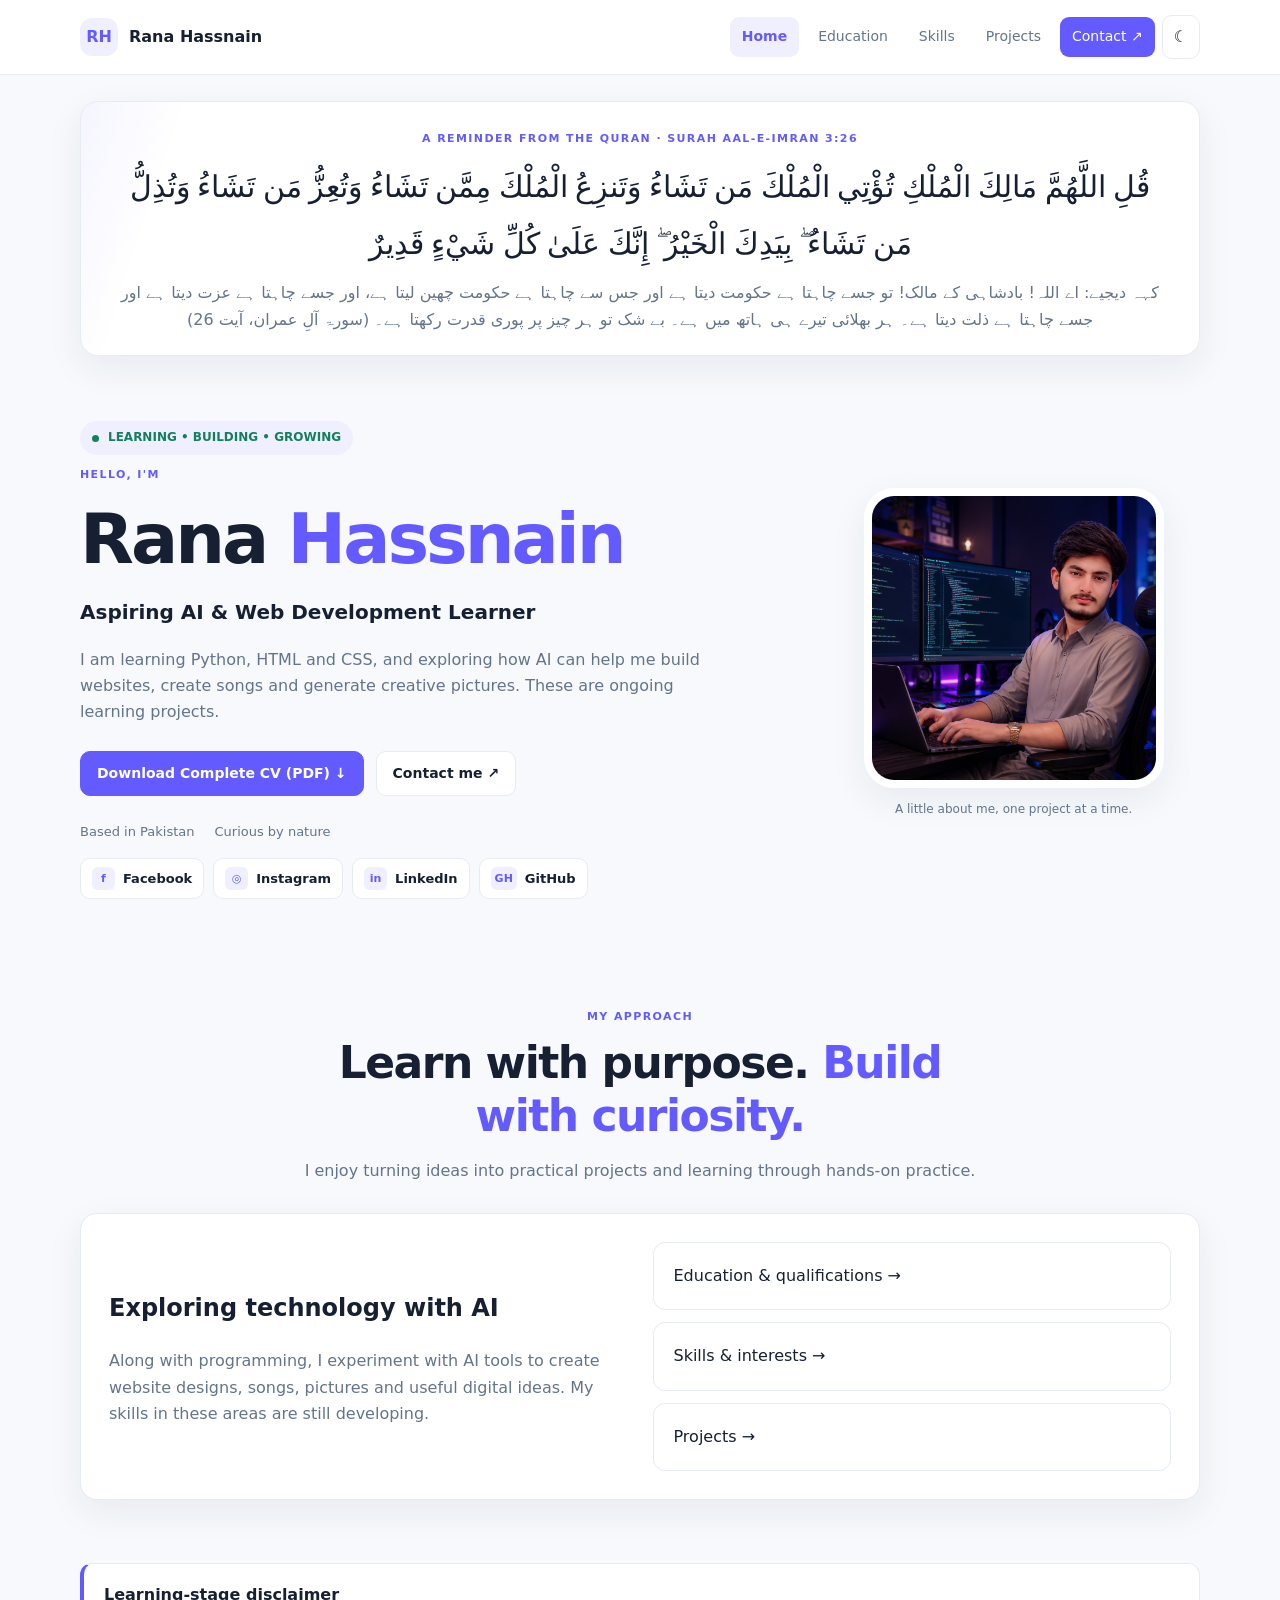
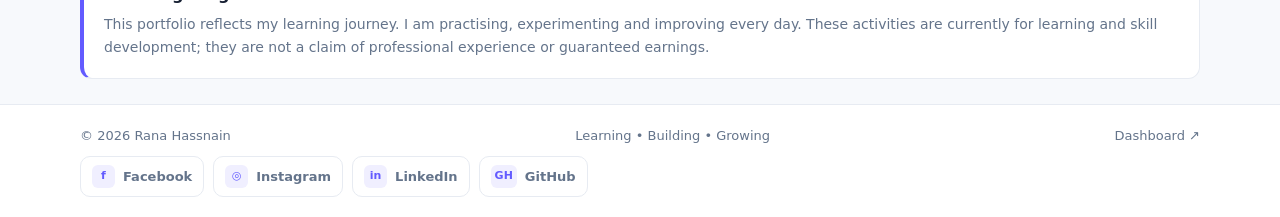
<file: index.html>
<!doctype html>
<html lang="en"><head><meta charset="UTF-8"><meta name="viewport" content="width=device-width,initial-scale=1"><meta name="theme-color" content="#ffffff"><meta name="description" content="Rana Hassnain — learning, building and growing."><title>Portfolio | Rana Hassnain</title><link rel="icon" href="profile.png"><link rel="stylesheet" href="style.css"><script defer src="script.js"></script></head>
<body><header class="site-header"><div class="header-inner"><a class="brand" href="index.html"><span class="brand-mark" id="brand-mark">RH</span><span id="brand-name">Rana Hassnain</span></a><button class="menu-toggle" aria-label="Toggle navigation" aria-expanded="false">☰</button><nav class="nav-links"><a href="index.html" data-nav="index.html">Home</a><a href="education.html" data-nav="education.html">Education</a><a href="skills.html" data-nav="skills.html">Skills</a><a href="projects.html" data-nav="projects.html">Projects</a><a href="contact.html" data-nav="contact.html" class="nav-cta">Contact ↗</a><button class="theme-toggle" type="button" aria-label="Toggle theme" id="theme-toggle">☾</button></nav></div></header>
<main class="wrap"><section class="quran-card"><span class="eyebrow">A REMINDER FROM THE QURAN · SURAH AAL-E-IMRAN 3:26</span><p class="arabic" id="verse-arabic" lang="ar" dir="rtl"></p><p class="translation" id="verse-translation" dir="rtl"></p></section>
<section class="hero"><div><span class="availability"><span class="pulse"></span><span id="hero-status">LEARNING • BUILDING • GROWING</span></span><p class="eyebrow">HELLO, I'M</p><h1 id="hero-name">Rana <span class="gradient-text">Hassnain</span></h1><h2 class="role-line" id="hero-role">Aspiring AI & Web Development Learner</h2><p class="hero-description" id="hero-bio"></p><div class="actions"><a class="btn btn-primary" id="cv-link" href="result.png" download="Rana-Hassnain-Complete-CV.pdf">Download Complete CV (PDF) ↓</a><a class="btn btn-secondary" href="contact.html">Contact me ↗</a></div><div class="hero-meta"><span id="hero-location">Based in Pakistan</span><span>Curious by nature</span></div><div class="social-links" id="social-links"></div></div><div class="hero-visual"><div class="profile-frame"><img id="profile-image" src="profile.png" alt="Profile photo of Rana Hassnain" onerror="this.style.display='none'"><span class="placeholder-initials" id="profile-initials">RH</span></div><p class="photo-note">A little about me, one project at a time.</p></div></section>
<section class="section"><div class="section-heading"><span class="eyebrow">MY APPROACH</span><h2>Learn with purpose. <span class="gradient-text">Build with curiosity.</span></h2><p id="approach-text">I enjoy turning ideas into practical projects and learning through hands-on practice.</p></div><div class="intro-card"><div><h2 id="intro-title">Exploring technology with AI</h2><p id="intro-description">Along with programming, I experiment with AI tools to create website designs, songs, pictures and useful digital ideas. My skills in these areas are still developing.</p></div><div class="quick-grid" style="grid-template-columns:1fr"><a class="quick-card" href="education.html">Education & qualifications →</a><a class="quick-card" href="skills.html">Skills & interests →</a><a class="quick-card" href="projects.html">Projects →</a></div></div></section>
<section class="disclaimer"><strong>Learning-stage disclaimer</strong><p id="disclaimer-text">This portfolio reflects my learning journey. I am practising, experimenting and improving every day. These activities are currently for learning and skill development; they are not a claim of professional experience or guaranteed earnings.</p></section></main>
<footer class="site-footer"><div class="footer-inner"><span>© <span data-year></span> <span data-profile-name>Rana Hassnain</span></span><span>Learning • Building • Growing</span><a href="dashboard.html">Dashboard ↗</a></div><div class="footer-social" id="footer-social"></div></footer></body></html>
</file>
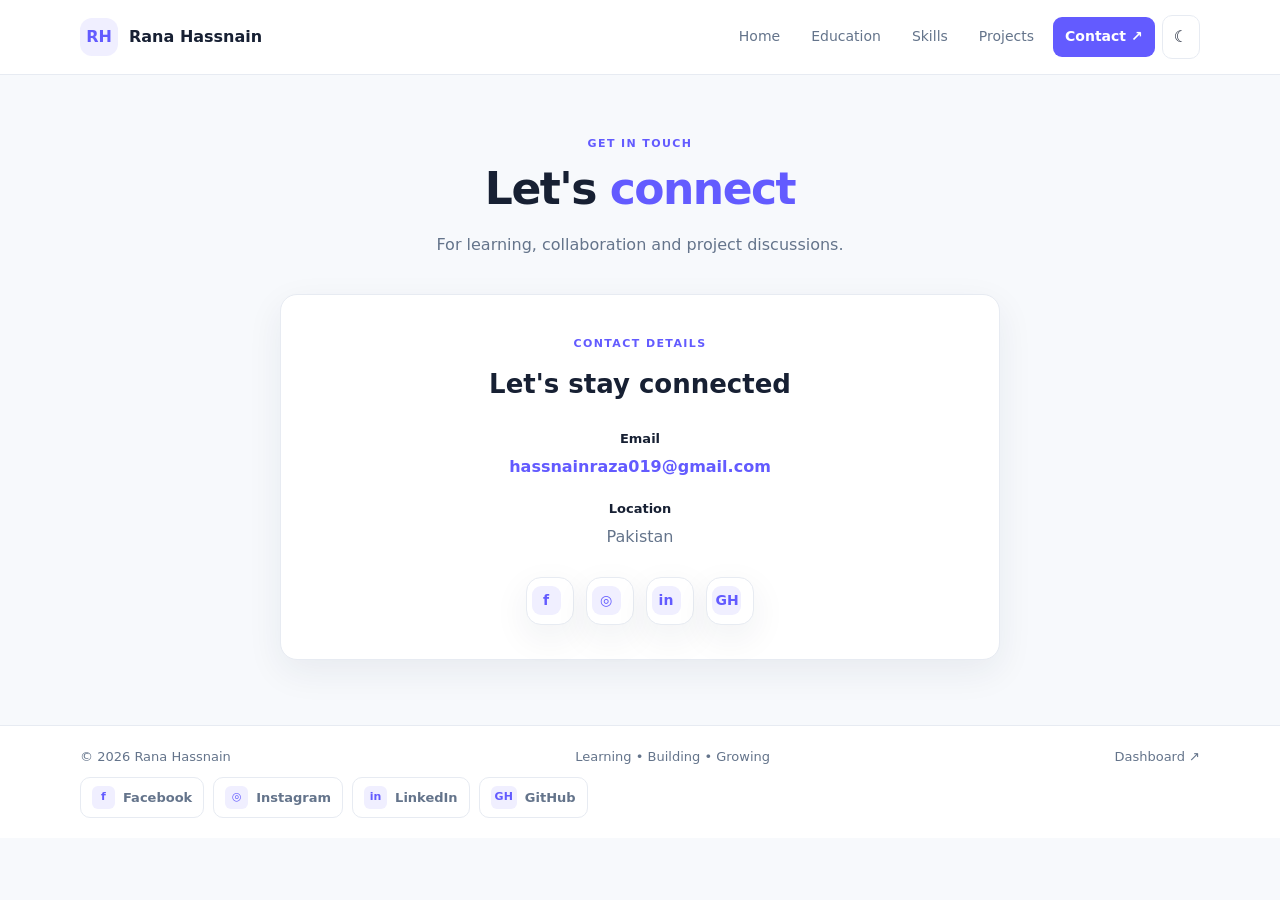
<file: contact.html>
<!doctype html><html lang="en"><head><meta charset="UTF-8"><meta name="viewport" content="width=device-width,initial-scale=1"><title>Contact | Rana Hassnain</title><link rel="icon" href="profile.png"><link rel="stylesheet" href="style.css"><script defer src="script.js"></script></head><body><header class="site-header"><div class="header-inner"><a class="brand" href="index.html"><span class="brand-mark" id="brand-mark">RH</span><span id="brand-name">Rana Hassnain</span></a><button class="menu-toggle" aria-label="Toggle navigation" aria-expanded="false">☰</button><nav class="nav-links"><a href="index.html" data-nav="index.html">Home</a><a href="education.html" data-nav="education.html">Education</a><a href="skills.html" data-nav="skills.html">Skills</a><a href="projects.html" data-nav="projects.html">Projects</a><a href="contact.html" data-nav="contact.html" class="nav-cta">Contact ↗</a><button class="theme-toggle" id="theme-toggle" type="button">☾</button></nav></div></header><main class="wrap page-main"><section class="page-heading"><span class="eyebrow">GET IN TOUCH</span><h1>Let's <span class="gradient-text">connect</span></h1><p>For learning, collaboration and project discussions.</p></section><section class="contact-grid contact-grid-single"><div class="contact-card contact-centered"><span class="eyebrow">CONTACT DETAILS</span><h2>Let's stay connected</h2><div class="contact-detail"><b>Email</b><a id="contact-email" href="mailto:hassnainraza019@gmail.com">hassnainraza019@gmail.com</a></div><div class="contact-detail"><b>Location</b><span id="contact-location">Pakistan</span></div><div class="social-links contact-social-icons" id="contact-social" aria-label="Social media links"></div></div></section></main><footer class="site-footer"><div class="footer-inner"><span>© <span data-year></span> <span data-profile-name>Rana Hassnain</span></span><span>Learning • Building • Growing</span><a href="dashboard.html">Dashboard ↗</a></div><div class="footer-social" id="footer-social"></div></footer></body></html>
</file>
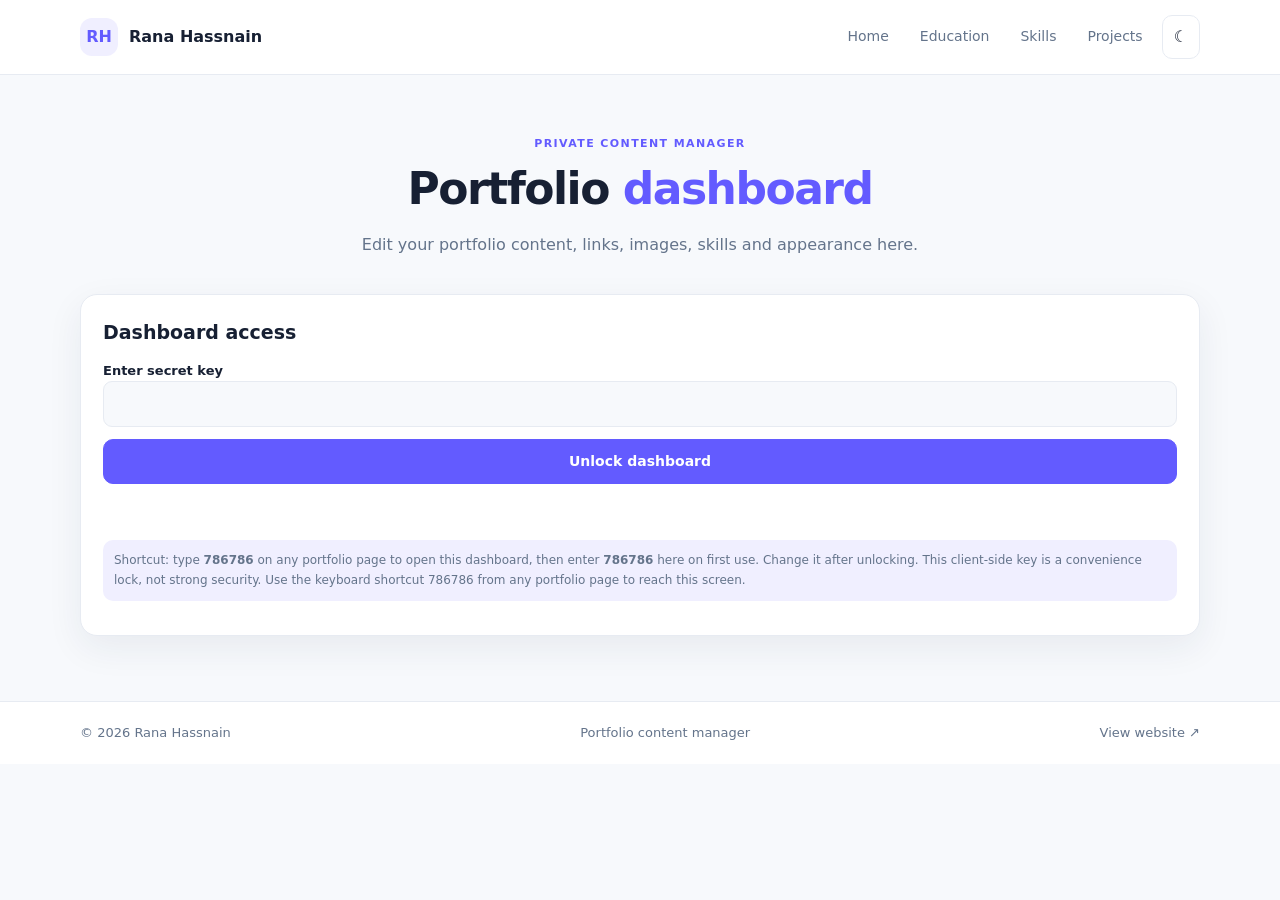
<file: dashboard.html>
<!doctype html><html lang="en"><head><meta charset="UTF-8"><meta name="viewport" content="width=device-width,initial-scale=1"><title>Dashboard | Rana Hassnain</title><link rel="icon" href="profile.png"><link rel="stylesheet" href="style.css"><script defer src="script.js"></script></head><body><header class="site-header"><div class="header-inner"><a class="brand" href="index.html"><span class="brand-mark" id="brand-mark">RH</span><span id="brand-name">Rana Hassnain</span></a><button class="menu-toggle" aria-label="Toggle navigation" aria-expanded="false">☰</button><nav class="nav-links"><a href="index.html">Home</a><a href="education.html">Education</a><a href="skills.html">Skills</a><a href="projects.html">Projects</a><button class="theme-toggle" id="theme-toggle" type="button">☾</button></nav></div></header><main class="wrap page-main"><section class="page-heading"><span class="eyebrow">PRIVATE CONTENT MANAGER</span><h1>Portfolio <span class="gradient-text">dashboard</span></h1><p>Edit your portfolio content, links, images, skills and appearance here.</p></section><section class="panel login-panel" id="login-panel"><h2>Dashboard access</h2><form id="pin-form" class="stack"><label>Enter secret key<input type="password" id="pin-input" required autocomplete="current-password"></label><button class="btn btn-primary">Unlock dashboard</button><p id="pin-error" class="danger" aria-live="polite"></p></form><p class="hint">Shortcut: type <b>786786</b> on any portfolio page to open this dashboard, then enter <b>786786</b> here on first use. Change it after unlocking. This client-side key is a convenience lock, not strong security. Use the keyboard shortcut 786786 from any portfolio page to reach this screen.</p></section>
<div id="dashboard-content" hidden><div class="dashboard">
<section class="panel"><h2>Profile & homepage</h2><form id="profile-form" class="stack"><label>Full name<input name="name" required></label><label>Professional title<input name="role"></label><label>Short introduction<textarea name="bio" rows="4"></textarea></label><label>Email<input name="email" type="email"></label><label>Location<input name="location"></label><label>Availability / status line<input name="status"></label><label>Profile photo upload (choose an image here; for a permanent folder image also save it as profile.png)<input name="photo" type="file" accept="image/*"></label><button class="btn btn-primary">Save profile</button></form></section>
<section class="panel"><h2>Homepage text & disclaimer</h2><form id="content-form" class="stack"><label>Approach heading<input name="introTitle"></label><label>Approach description<textarea name="introDescription" rows="3"></textarea></label><label>Approach short line<textarea name="approach" rows="2"></textarea></label><label>Learning disclaimer (English)<textarea name="disclaimer" rows="4"></textarea></label><button class="btn btn-primary">Save homepage content</button></form></section>
<section class="panel"><h2>Quran ayat & translation</h2><p class="hint">This is Surah Aal-e-Imran, Ayat 26 — not a Hadith. Verify religious text before changing it.</p><form id="verse-form" class="stack"><label>Arabic ayat<textarea name="arabic" rows="4" dir="rtl"></textarea></label><label>Urdu translation<textarea name="translation" rows="4" dir="rtl"></textarea></label><button class="btn btn-primary">Save ayat</button></form></section>
<section class="panel"><h2>Social media links</h2><p class="muted">Add, edit or remove as many social links as you need. Use full URLs, e.g. https://instagram.com/username.</p><form id="social-form" class="stack"><label>Platform name<input name="platform" placeholder="Facebook / Instagram / LinkedIn / GitHub" required></label><label>Profile URL<input name="url" type="url" placeholder="https://..." required></label><label>Icon label<input name="icon" placeholder="f / ◎ / in / GH"></label><button class="btn btn-primary">Add social link</button></form><div id="social-records" class="record-list"></div></section>
<section class="panel"><h2>Technical skills</h2><form id="skill-form" class="stack"><label>Skill name<input name="name" placeholder="Python / HTML / CSS" required></label><label>Learning status<input name="status" placeholder="Learning / Practising / Familiar" value="Learning"></label><label>Progress percentage (0–100)<input name="percent" type="number" min="0" max="100" value="0" required></label><button class="btn btn-primary">Add skill</button></form><div id="skill-records" class="record-list"></div></section>
<section class="panel"><h2>AI & creative interests</h2><form id="interest-form" class="stack"><label>Interest name<input name="name" placeholder="AI Website Creation" required></label><label>Icon / emoji<input name="icon" placeholder="🌐"></label><label>Status<input name="status" value="Learning"></label><button class="btn btn-primary">Add interest</button></form><div id="interest-records" class="record-list"></div></section>
<section class="panel"><h2>Education & results</h2><form id="education-form" class="stack"><label>Qualification / class<input name="level" placeholder="Matric / Class 10" required></label><label>Institute<input name="institute" required></label><label>Year / status<input name="year" placeholder="2026 / Completed"></label><label>Details<textarea name="details" rows="2"></textarea></label><label>Result / certificate file (optional)<input name="document" type="file" accept=".pdf,image/*"></label><button class="btn btn-primary">Add education record</button></form><div id="education-records" class="record-list"></div><p class="hint">Place your Matric result image in the website folder with the exact filename <b>result.png</b>. It will appear automatically on the Education page. The homepage Download CV button now creates a complete CV PDF.</p></section>
<section class="panel"><h2>Projects / AI experiments</h2><form id="project-form" class="stack"><label>Project title<input name="title" required></label><label>Description<textarea name="description" rows="3" required></textarea></label><label>Status<select name="status"><option>Learning</option><option>Ongoing</option><option>Completed</option></select></label><label>Project image<input name="image" type="file" accept="image/*"></label><label>Project link (optional)<input name="url" type="url" placeholder="https://..."></label><button class="btn btn-primary">Add project</button></form><div id="project-records" class="record-list"></div></section>
<section class="panel"><h2>Change dashboard secret key</h2><form id="password-form" class="stack"><label>Current key<input name="current" type="password" required></label><label>New key<input name="next" type="password" minlength="6" required></label><button class="btn btn-primary">Change secret key</button></form><p class="hint danger">Static-site warning: this key is checked in your browser and can be bypassed by someone with technical access. Do not store sensitive information here. Server-side authentication is required for real security.</p></section>
<section class="panel"><h2>Appearance</h2><p>Choose light or dark mode. Visitors can also use the theme button in the navigation.</p><button class="btn btn-secondary" id="dashboard-theme" type="button">Toggle light / dark mode</button></section>
<section class="panel full"><div class="record"><b>Dashboard session</b><button id="logout-btn" type="button" class="btn btn-secondary">Lock dashboard</button></div></section></div></div></main><footer class="site-footer"><div class="footer-inner"><span>© <span data-year></span> <span data-profile-name>Rana Hassnain</span></span><span>Portfolio content manager</span><a href="index.html">View website ↗</a></div></footer></body></html>
</file>
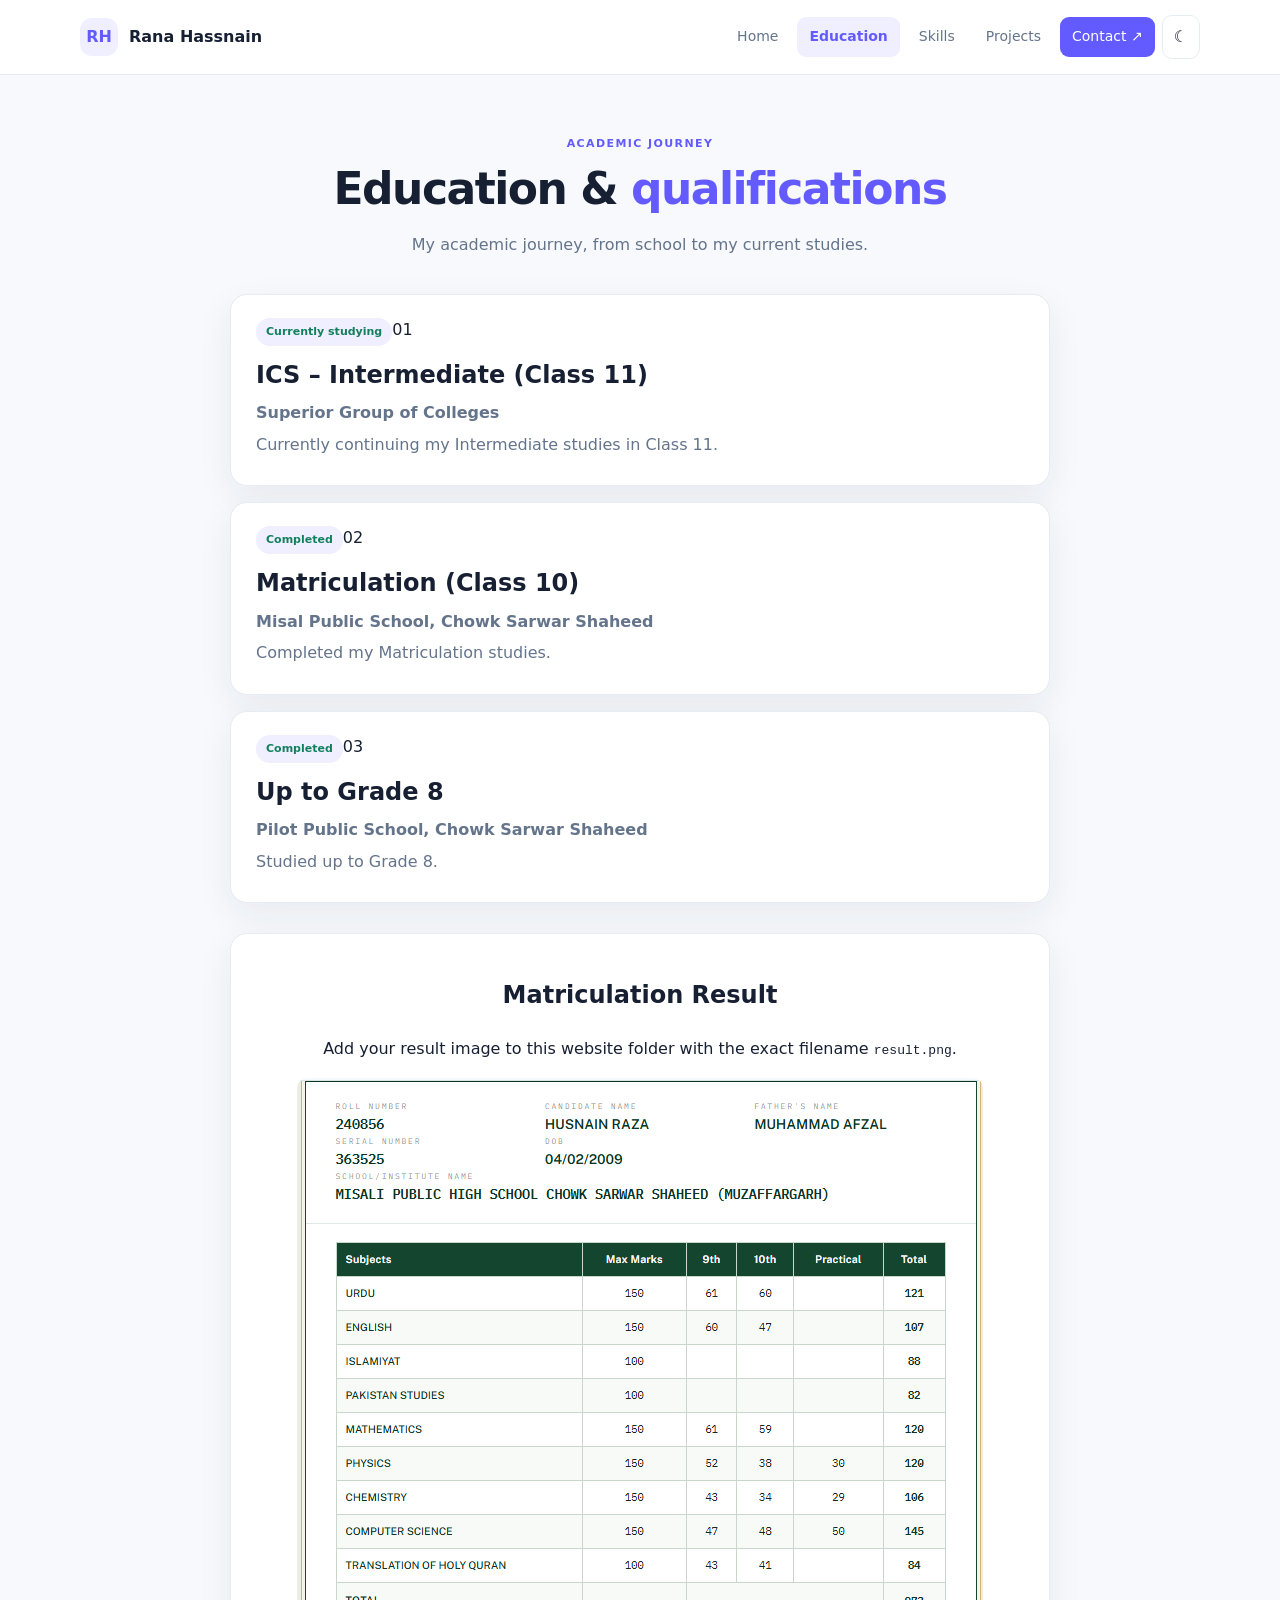
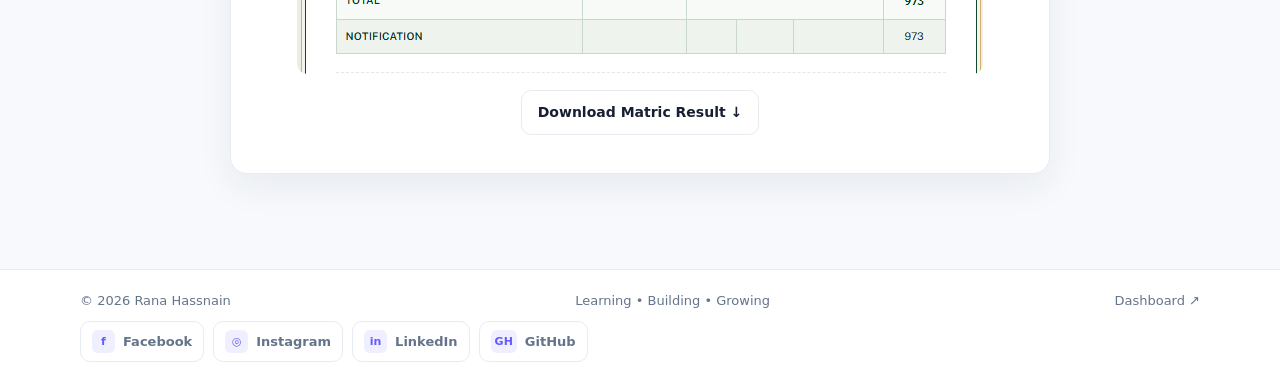
<file: education.html>
<!doctype html>
<html lang="en">
<head>
  <meta charset="UTF-8">
  <meta name="viewport" content="width=device-width, initial-scale=1">
  <title>Education | Rana Hassnain</title>
  <link rel="icon" href="profile.png">
  <link rel="stylesheet" href="style.css">
  <script defer src="script.js"></script>
</head>
<body>
  <header class="site-header">
    <div class="header-inner">
      <a class="brand" href="index.html"><span class="brand-mark" id="brand-mark">RH</span><span id="brand-name">Rana Hassnain</span></a>
      <button class="menu-toggle" aria-label="Toggle navigation" aria-expanded="false">☰</button>
      <nav class="nav-links">
        <a href="index.html" data-nav="index.html">Home</a>
        <a href="education.html" data-nav="education.html">Education</a>
        <a href="skills.html" data-nav="skills.html">Skills</a>
        <a href="projects.html" data-nav="projects.html">Projects</a>
        <a href="contact.html" data-nav="contact.html" class="nav-cta">Contact ↗</a>
        <button class="theme-toggle" id="theme-toggle" type="button">☾</button>
      </nav>
    </div>
  </header>

  <main class="wrap page-main">
    <section class="page-heading">
      <span class="eyebrow">ACADEMIC JOURNEY</span>
      <h1>Education &amp; <span class="gradient-text">qualifications</span></h1>
      <p>My academic journey, from school to my current studies.</p>
    </section>

    <section class="timeline" aria-label="Education history">
      <article class="timeline-card">
        <div class="timeline-top"><span class="status-tag">Currently studying</span><span class="muted">01</span></div>
        <h2>ICS – Intermediate (Class 11)</h2>
        <p><b>Superior Group of Colleges</b></p>
        <p>Currently continuing my Intermediate studies in Class 11.</p>
      </article>

      <article class="timeline-card">
        <div class="timeline-top"><span class="status-tag">Completed</span><span class="muted">02</span></div>
        <h2>Matriculation (Class 10)</h2>
        <p><b>Misal Public School, Chowk Sarwar Shaheed</b></p>
        <p>Completed my Matriculation studies.</p>
      </article>

      <article class="timeline-card">
        <div class="timeline-top"><span class="status-tag">Completed</span><span class="muted">03</span></div>
        <h2>Up to Grade 8</h2>
        <p><b>Pilot Public School, Chowk Sarwar Shaheed</b></p>
        <p>Studied up to Grade 8.</p>
      </article>
    </section>

    <section class="result-preview">
      <h2>Matriculation Result</h2>
      <p class="muted">Add your result image to this website folder with the exact filename <code>result.png</code>.</p>
      <a href="result.png" download="Rana-Hassnain-Matric-Result.png">
        <img src="result.png" alt="Rana Hassnain Matriculation result" onerror="this.closest('.result-preview').classList.add('no-result')">
      </a>
      <p><a class="btn btn-secondary" href="result.png" download="Rana-Hassnain-Matric-Result.png">Download Matric Result ↓</a></p>
    </section>
  </main>

  <footer class="site-footer">
    <div class="footer-inner">
      <span>© <span data-year></span> <span data-profile-name>Rana Hassnain</span></span>
      <span>Learning • Building • Growing</span>
      <a href="dashboard.html">Dashboard ↗</a>
    </div>
    <div class="footer-social" id="footer-social"></div>
  </footer>
</body>
</html>
</file>
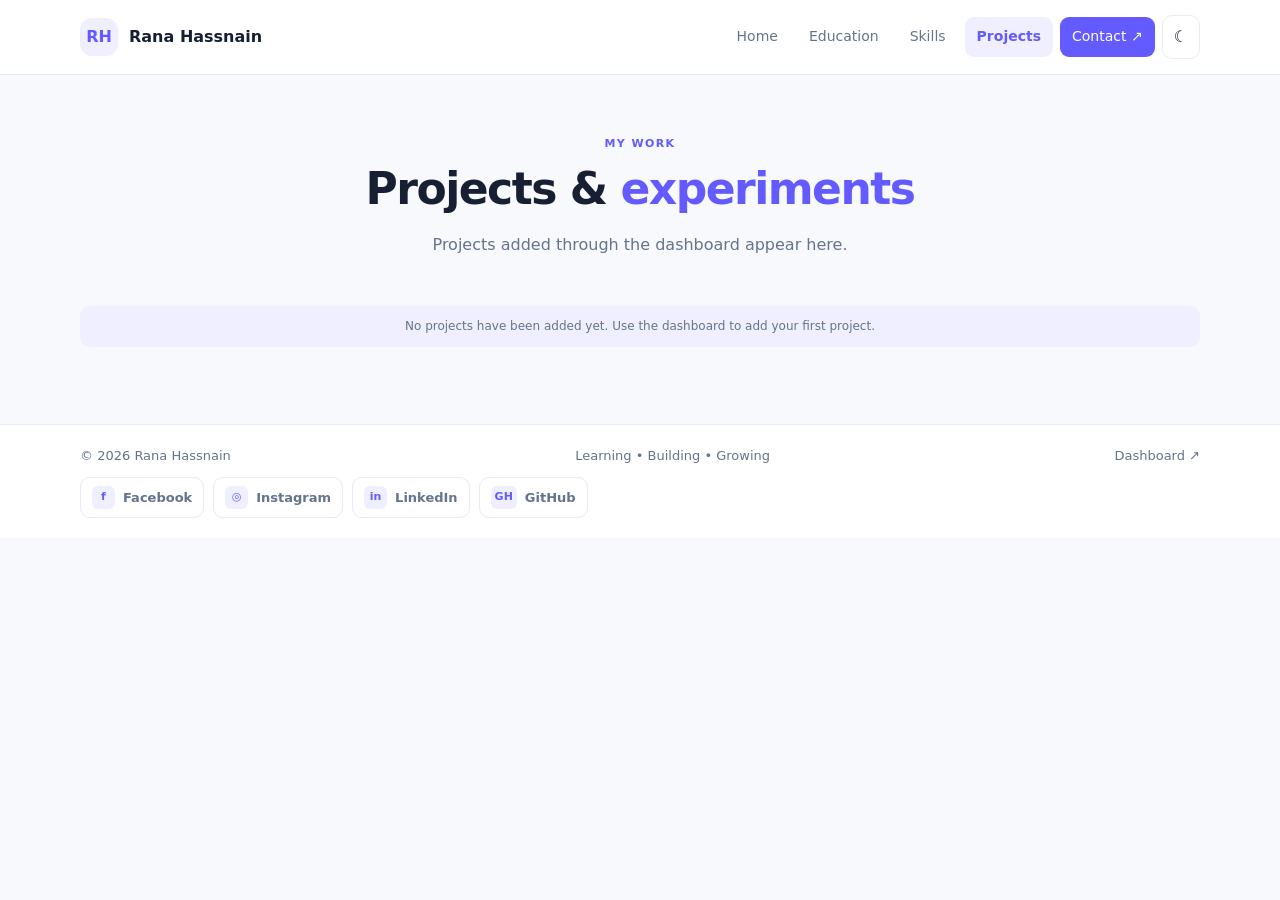
<file: projects.html>
<!doctype html><html lang="en"><head><meta charset="UTF-8"><meta name="viewport" content="width=device-width,initial-scale=1"><title>Projects | Rana Hassnain</title><link rel="icon" href="profile.png"><link rel="stylesheet" href="style.css"><script defer src="script.js"></script></head><body><header class="site-header"><div class="header-inner"><a class="brand" href="index.html"><span class="brand-mark" id="brand-mark">RH</span><span id="brand-name">Rana Hassnain</span></a><button class="menu-toggle" aria-label="Toggle navigation" aria-expanded="false">☰</button><nav class="nav-links"><a href="index.html" data-nav="index.html">Home</a><a href="education.html" data-nav="education.html">Education</a><a href="skills.html" data-nav="skills.html">Skills</a><a href="projects.html" data-nav="projects.html">Projects</a><a href="contact.html" data-nav="contact.html" class="nav-cta">Contact ↗</a><button class="theme-toggle" id="theme-toggle" type="button">☾</button></nav></div></header><main class="wrap page-main"><section class="page-heading"><span class="eyebrow">MY WORK</span><h1>Projects & <span class="gradient-text">experiments</span></h1><p>Projects added through the dashboard appear here.</p></section><section id="project-list" class="project-grid"></section><p id="no-projects" class="hint" style="text-align:center">No projects have been added yet. Use the dashboard to add your first project.</p></main><footer class="site-footer"><div class="footer-inner"><span>© <span data-year></span> <span data-profile-name>Rana Hassnain</span></span><span>Learning • Building • Growing</span><a href="dashboard.html">Dashboard ↗</a></div><div class="footer-social" id="footer-social"></div></footer></body></html>
</file>
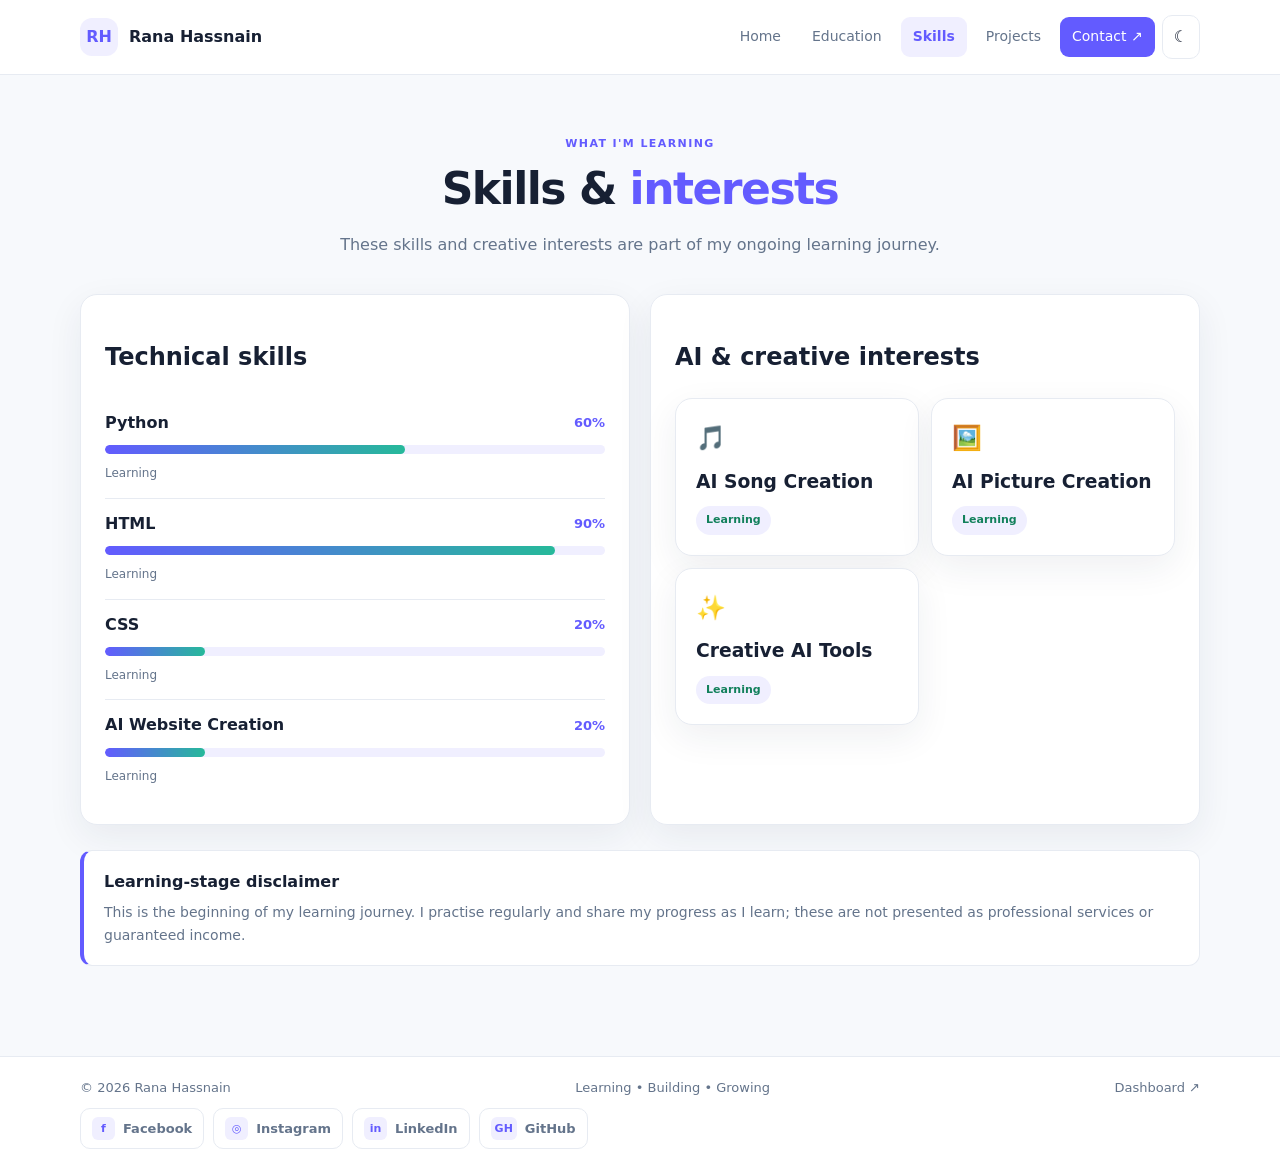
<file: skills.html>
<!doctype html><html lang="en"><head><meta charset="UTF-8"><meta name="viewport" content="width=device-width,initial-scale=1"><title>Skills | Rana Hassnain</title><link rel="icon" href="profile.png"><link rel="stylesheet" href="style.css"><script defer src="script.js"></script></head><body><header class="site-header"><div class="header-inner"><a class="brand" href="index.html"><span class="brand-mark" id="brand-mark">RH</span><span id="brand-name">Rana Hassnain</span></a><button class="menu-toggle" aria-label="Toggle navigation" aria-expanded="false">☰</button><nav class="nav-links"><a href="index.html" data-nav="index.html">Home</a><a href="education.html" data-nav="education.html">Education</a><a href="skills.html" data-nav="skills.html">Skills</a><a href="projects.html" data-nav="projects.html">Projects</a><a href="contact.html" data-nav="contact.html" class="nav-cta">Contact ↗</a><button class="theme-toggle" id="theme-toggle" type="button">☾</button></nav></div></header><main class="wrap page-main"><section class="page-heading"><span class="eyebrow">WHAT I'M LEARNING</span><h1>Skills & <span class="gradient-text">interests</span></h1><p>These skills and creative interests are part of my ongoing learning journey.</p></section><section class="skill-layout"><div class="skill-panel"><h2>Technical skills</h2><div id="skill-list"></div></div><div class="skill-panel"><h2>AI & creative interests</h2><div class="interest-grid" id="interest-list"></div></div></section><div class="disclaimer"><strong>Learning-stage disclaimer</strong><p>This is the beginning of my learning journey. I practise regularly and share my progress as I learn; these are not presented as professional services or guaranteed income.</p></div></main><footer class="site-footer"><div class="footer-inner"><span>© <span data-year></span> <span data-profile-name>Rana Hassnain</span></span><span>Learning • Building • Growing</span><a href="dashboard.html">Dashboard ↗</a></div><div class="footer-social" id="footer-social"></div></footer></body></html>
</file>
<file: style.css>
:root{color-scheme:light;--bg:#f7f9fc;--surface:#fff;--ink:#172033;--muted:#64748b;--line:#e7ebf2;--brand:#635bff;--soft:#f0efff;--green:#12805c;--shadow:0 12px 36px rgba(26,39,68,.07)}
:root[data-theme="dark"]{color-scheme:dark;--bg:#101522;--surface:#192235;--ink:#edf2ff;--muted:#a7b2c6;--line:#2a3650;--brand:#a49dff;--soft:#292747;--green:#62d6aa;--shadow:0 12px 36px rgba(0,0,0,.2)}
*{box-sizing:border-box}html{scroll-behavior:smooth;scroll-padding-top:100px}body{margin:0;background:var(--bg);color:var(--ink);font-family:Inter,ui-sans-serif,system-ui,-apple-system,"Segoe UI",sans-serif;line-height:1.65;transition:background .2s,color .2s}a{color:inherit;text-decoration:none}button,input,textarea,select{font:inherit}.wrap{width:min(1120px,calc(100% - 40px));margin:auto}.site-header{min-height:74px;position:sticky;top:0;z-index:20;background:color-mix(in srgb,var(--surface) 94%,transparent);backdrop-filter:blur(16px);border-bottom:1px solid var(--line)}.header-inner{min-height:74px;width:min(1120px,calc(100% - 40px));margin:auto;display:flex;align-items:center;justify-content:space-between;gap:12px}.brand{display:flex;align-items:center;gap:11px;font-weight:750}.brand-mark{width:38px;height:38px;display:grid;place-items:center;background:var(--soft);color:var(--brand);border-radius:12px}.nav-links{display:flex;align-items:center;gap:7px}.nav-links a{padding:8px 12px;color:var(--muted);font-size:14px;border-radius:9px}.nav-links a.active{color:var(--brand);background:var(--soft);font-weight:700}.nav-cta{background:var(--brand)!important;color:white!important}.menu-toggle,.theme-toggle{border:1px solid var(--line);background:var(--surface);color:var(--ink);border-radius:10px;padding:8px 11px;cursor:pointer}.menu-toggle{display:none}.hero{padding:65px 0;display:grid;grid-template-columns:1.3fr .7fr;gap:55px;align-items:center;min-height:520px}.eyebrow{font-size:11px;font-weight:750;letter-spacing:1.4px;color:var(--brand);text-transform:uppercase}.availability{display:inline-flex;align-items:center;gap:9px;background:var(--soft);color:var(--green);border-radius:30px;padding:7px 12px;font-size:12px;font-weight:700}.pulse{width:7px;height:7px;border-radius:50%;background:var(--green)}.hero h1{font-size:clamp(42px,6vw,70px);line-height:1.08;letter-spacing:-3px;margin:18px 0}.gradient-text{color:var(--brand)}.role-line{font-size:20px;font-weight:600;margin:0 0 18px}.hero-description{max-width:640px;color:var(--muted)}.actions{display:flex;gap:12px;flex-wrap:wrap;margin:25px 0}.btn{display:inline-flex;align-items:center;justify-content:center;gap:8px;border:1px solid var(--line);padding:10px 16px;border-radius:10px;font-weight:700;font-size:14px;cursor:pointer;background:var(--surface);color:var(--ink)}.btn-primary{background:var(--brand);color:white;border-color:var(--brand)}.btn:hover{filter:brightness(.97)}.hero-meta{display:flex;gap:20px;flex-wrap:wrap;color:var(--muted);font-size:13px}.profile-frame{width:min(300px,100%);aspect-ratio:1;border:8px solid var(--surface);border-radius:30px;box-shadow:var(--shadow);background:var(--soft);overflow:hidden;margin:auto;display:grid;place-items:center}.profile-frame img{width:100%;height:100%;object-fit:cover}.placeholder-initials{font-size:72px;font-weight:800;color:var(--brand)}.photo-note{text-align:center;color:var(--muted);font-size:12px}.quran-card{margin:26px auto 0;padding:22px 28px;text-align:center;background:var(--surface);border:1px solid var(--line);border-radius:18px;box-shadow:var(--shadow)}.quran-card .arabic{font-family:serif;font-size:clamp(22px,3vw,30px);line-height:1.9;margin:8px 0;color:var(--ink)}.quran-card .translation{font-size:16px;color:var(--muted);margin:5px 0 0}.section{padding:38px 0}.section-heading{text-align:center;margin:0 auto 28px;max-width:680px}.section-heading h2,.page-heading h1{font-size:clamp(30px,4vw,44px);letter-spacing:-1.5px;line-height:1.2;margin:8px 0}.section-heading p,.page-heading p{color:var(--muted)}.intro-card,.panel,.timeline-card,.skill-panel,.interest-card,.project-card,.contact-card,.result-preview{background:var(--surface);border:1px solid var(--line);border-radius:17px;box-shadow:var(--shadow)}.intro-card{padding:28px;display:grid;grid-template-columns:1fr 1fr;gap:25px;align-items:center}.intro-card p{color:var(--muted)}.quick-grid{display:grid;gap:12px}.quick-card,.interest-card,.project-card{padding:20px}.quick-card{border:1px solid var(--line);border-radius:12px}.quick-card p,.interest-card p,.project-card p{color:var(--muted);font-size:14px}.page-main{padding:42px 0 65px}.page-heading{text-align:center;margin:12px auto 35px;max-width:720px}.timeline{max-width:820px;margin:auto;display:grid;gap:16px}.timeline-card{padding:22px 25px}.timeline-card h2{margin:10px 0 0}.timeline-card p{margin:5px 0;color:var(--muted)}.status-tag,.ongoing{display:inline-flex;align-items:center;color:var(--green);background:var(--soft);border-radius:30px;padding:5px 10px;font-size:11px;font-weight:750}.result-preview{max-width:820px;margin:30px auto;padding:22px;text-align:center}.result-preview img{display:block;max-width:100%;max-height:620px;object-fit:contain;margin:15px auto;border-radius:10px}.result-preview.no-result img{display:none}.skill-layout{display:grid;grid-template-columns:1fr 1fr;gap:20px}.skill-panel{padding:24px}.skill-item{padding:12px 0;border-bottom:1px solid var(--line)}.skill-item:last-child{border:0}.skill-item strong{display:block}.skill-item span{color:var(--muted);font-size:13px}.interest-grid{display:grid;grid-template-columns:repeat(2,1fr);gap:12px}.interest-card h3{margin:8px 0}.interest-emoji{font-size:24px}.project-grid{display:grid;grid-template-columns:repeat(2,1fr);gap:16px}.project-card{padding:20px}.project-card h3{margin:8px 0}.project-card img{width:100%;max-height:190px;object-fit:cover;border-radius:10px}.contact-grid{display:grid;grid-template-columns:1fr 1fr;gap:18px}.contact-card{padding:25px}.form-grid,.stack{display:grid;gap:12px}label{font-size:13px;font-weight:700}input,textarea,select{width:100%;border:1px solid var(--line);border-radius:9px;padding:11px 12px;background:var(--bg);color:var(--ink);outline:none}input:focus,textarea:focus,select:focus{border-color:var(--brand);box-shadow:0 0 0 3px color-mix(in srgb,var(--brand) 15%,transparent)}.social-links,.footer-social{display:flex;gap:9px;flex-wrap:wrap;margin-top:16px}.social-link{display:inline-flex;align-items:center;gap:8px;border:1px solid var(--line);border-radius:10px;padding:8px 11px;font-size:13px;font-weight:700;background:var(--surface)}.social-icon{display:grid;place-items:center;min-width:23px;height:23px;padding:0 4px;border-radius:6px;background:var(--soft);color:var(--brand);font-size:11px;font-weight:800}.site-footer{border-top:1px solid var(--line);background:var(--surface);padding:20px;color:var(--muted);font-size:13px}.footer-inner{width:min(1120px,100%);margin:auto;display:flex;justify-content:space-between;gap:12px;flex-wrap:wrap}.footer-social{width:min(1120px,100%);margin:10px auto 0}.disclaimer{margin:25px 0;padding:18px 20px;border:1px solid var(--line);border-left:4px solid var(--brand);border-radius:12px;background:var(--surface)}.disclaimer p{margin:5px 0 0;color:var(--muted);font-size:14px}.dashboard{display:grid;grid-template-columns:repeat(2,minmax(0,1fr));gap:16px}.panel{padding:22px;min-width:0}.panel h2{margin:0 0 12px;font-size:19px}.hint{background:var(--soft);padding:11px;border-radius:10px;font-size:12px;color:var(--muted)}.danger{color:#d04b4b}.record-list{display:grid;gap:9px;margin-top:13px}.record{display:flex;align-items:center;justify-content:space-between;gap:10px;border:1px solid var(--line);padding:10px;border-radius:10px;font-size:13px}.record button{border:0;background:#ffecec;color:#b42318;padding:6px 9px;border-radius:7px;cursor:pointer}.full{grid-column:1/-1}[hidden]{display:none!important}
@media(max-width:760px){.menu-toggle{display:block}.nav-links{display:none;position:absolute;top:73px;left:0;right:0;background:var(--surface);border-bottom:1px solid var(--line);padding:12px 20px 18px;flex-direction:column;align-items:stretch}.nav-links.open{display:flex}.nav-links a,.theme-toggle{width:100%;text-align:center}.hero{grid-template-columns:1fr;padding:42px 0;gap:25px;text-align:center}.hero-visual{grid-row:1}.profile-frame{width:210px}.hero-meta,.actions,.social-links{justify-content:center}.intro-card,.skill-layout,.contact-grid,.dashboard{grid-template-columns:1fr}.interest-grid,.project-grid{grid-template-columns:1fr}.page-main{padding-top:25px}.quran-card{padding:18px 12px}.full{grid-column:auto}.wrap{width:min(100% - 28px,1120px)}.panel{padding:17px}.footer-inner{justify-content:center;text-align:center}}

/* Updated contact layout, editable skill progress and crisp motion */
.contact-grid-single{grid-template-columns:minmax(0,720px);justify-content:center}
.contact-centered{text-align:center;padding:34px 28px}
.contact-centered h2{font-size:26px;margin:8px 0 22px}
.contact-detail{display:grid;gap:5px;justify-items:center;margin:17px auto;color:var(--muted)}
.contact-detail b{color:var(--ink);font-size:13px}
.contact-detail a{color:var(--brand);font-weight:700;overflow-wrap:anywhere}
.contact-social-icons{justify-content:center;align-items:center;margin:26px auto 0;gap:12px}
.contact-social-icons .social-link{width:48px;height:48px;justify-content:center;border-radius:15px;padding:0;font-size:0;box-shadow:var(--shadow);transition:transform .22s ease,border-color .22s ease}
.contact-social-icons .social-link:hover{transform:translateY(-5px) rotate(-3deg);border-color:var(--brand)}
.contact-social-icons .social-icon{width:29px;height:29px;font-size:14px;border-radius:9px}
.skill-top{display:flex;align-items:center;justify-content:space-between;gap:12px}
.skill-top span{color:var(--brand);font-size:13px;font-weight:800}
.skill-track{height:9px;border-radius:20px;background:var(--soft);overflow:hidden;margin:9px 0 5px}
.skill-track span{display:block;height:100%;border-radius:20px;background:linear-gradient(90deg,var(--brand),#26b99a);transform-origin:left;animation:skill-fill 1.1s cubic-bezier(.2,.8,.2,1) both}
.skill-item small{color:var(--muted);font-size:12px}
.quran-card{position:relative;overflow:hidden;isolation:isolate}
.quran-card:before{content:"";position:absolute;inset:-50% auto -50% -30%;width:35%;background:linear-gradient(90deg,transparent,color-mix(in srgb,var(--brand) 12%,transparent),transparent);transform:rotate(18deg);animation:verse-shine 7s ease-in-out infinite;z-index:-1}
.quran-card .arabic{animation:verse-rise .9s ease both}
.quran-card .translation{animation:verse-rise 1.15s ease both}
.reveal{opacity:0;transform:translateY(20px) scale(.99);transition:opacity .65s ease var(--reveal-delay,0ms),transform .65s cubic-bezier(.2,.75,.25,1) var(--reveal-delay,0ms)}
.reveal.is-visible{opacity:1;transform:translateY(0) scale(1)}
.btn,.social-link,.quick-card,.interest-card,.timeline-card,.project-card{transition:transform .22s ease,box-shadow .22s ease,border-color .22s ease}
.btn:hover,.quick-card:hover,.interest-card:hover,.timeline-card:hover,.project-card:hover{transform:translateY(-3px);box-shadow:var(--shadow);border-color:var(--brand)}
@keyframes verse-shine{0%,65%,100%{left:-40%;opacity:0}75%{opacity:1}95%{left:115%;opacity:0}}
@keyframes verse-rise{from{opacity:0;transform:translateY(13px)}to{opacity:1;transform:translateY(0)}}
@keyframes skill-fill{from{transform:scaleX(0)}to{transform:scaleX(1)}}
@media(prefers-reduced-motion:reduce){*,*:before,*:after{animation-duration:.01ms!important;animation-iteration-count:1!important;scroll-behavior:auto!important;transition-duration:.01ms!important}.reveal{opacity:1;transform:none}}
@media(max-width:760px){.contact-centered{padding:27px 16px}.contact-social-icons .social-link{width:45px;height:45px}}
</file>
